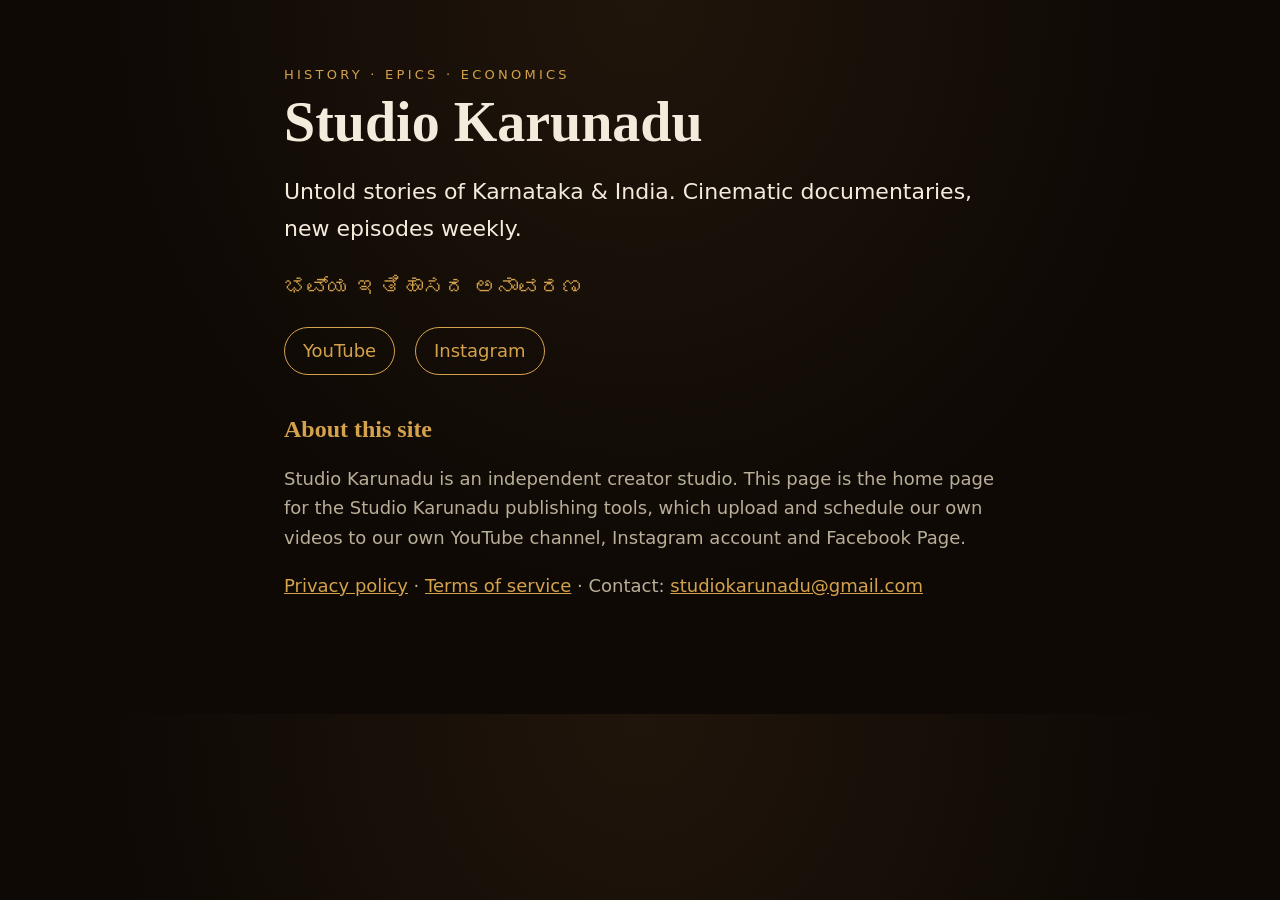
<file: index.html>
<!doctype html>
<html lang="en">
<head>
<meta charset="utf-8">
<meta name="viewport" content="width=device-width, initial-scale=1">
<title>Studio Karunadu</title>
<meta name="description" content="Studio Karunadu: untold stories of Karnataka and India - history, epics, ancient mysteries and the money behind empires.">
<link rel="stylesheet" href="style.css">
</head>
<body>
<main>
  <p class="kicker">History · Epics · Economics</p>
  <h1>Studio Karunadu</h1>
  <p class="lead">Untold stories of Karnataka &amp; India. Cinematic documentaries, new episodes weekly.</p>
  <p class="kn">ಭವ್ಯ ಇತಿಹಾಸದ ಅನಾವರಣ</p>
  <p class="links">
    <a href="https://www.youtube.com/@StudioKarunadu">YouTube</a>
    <a href="https://www.instagram.com/studiokarunadu/">Instagram</a>
  </p>
  <h2>About this site</h2>
  <p>Studio Karunadu is an independent creator studio. This page is the home page for the Studio Karunadu publishing tools, which upload and schedule our own videos to our own YouTube channel, Instagram account and Facebook Page.</p>
  <p><a href="privacy.html">Privacy policy</a> · <a href="terms.html">Terms of service</a> · Contact: <a href="mailto:studiokarunadu@gmail.com">studiokarunadu@gmail.com</a></p>
</main>
</body>
</html>
</file>
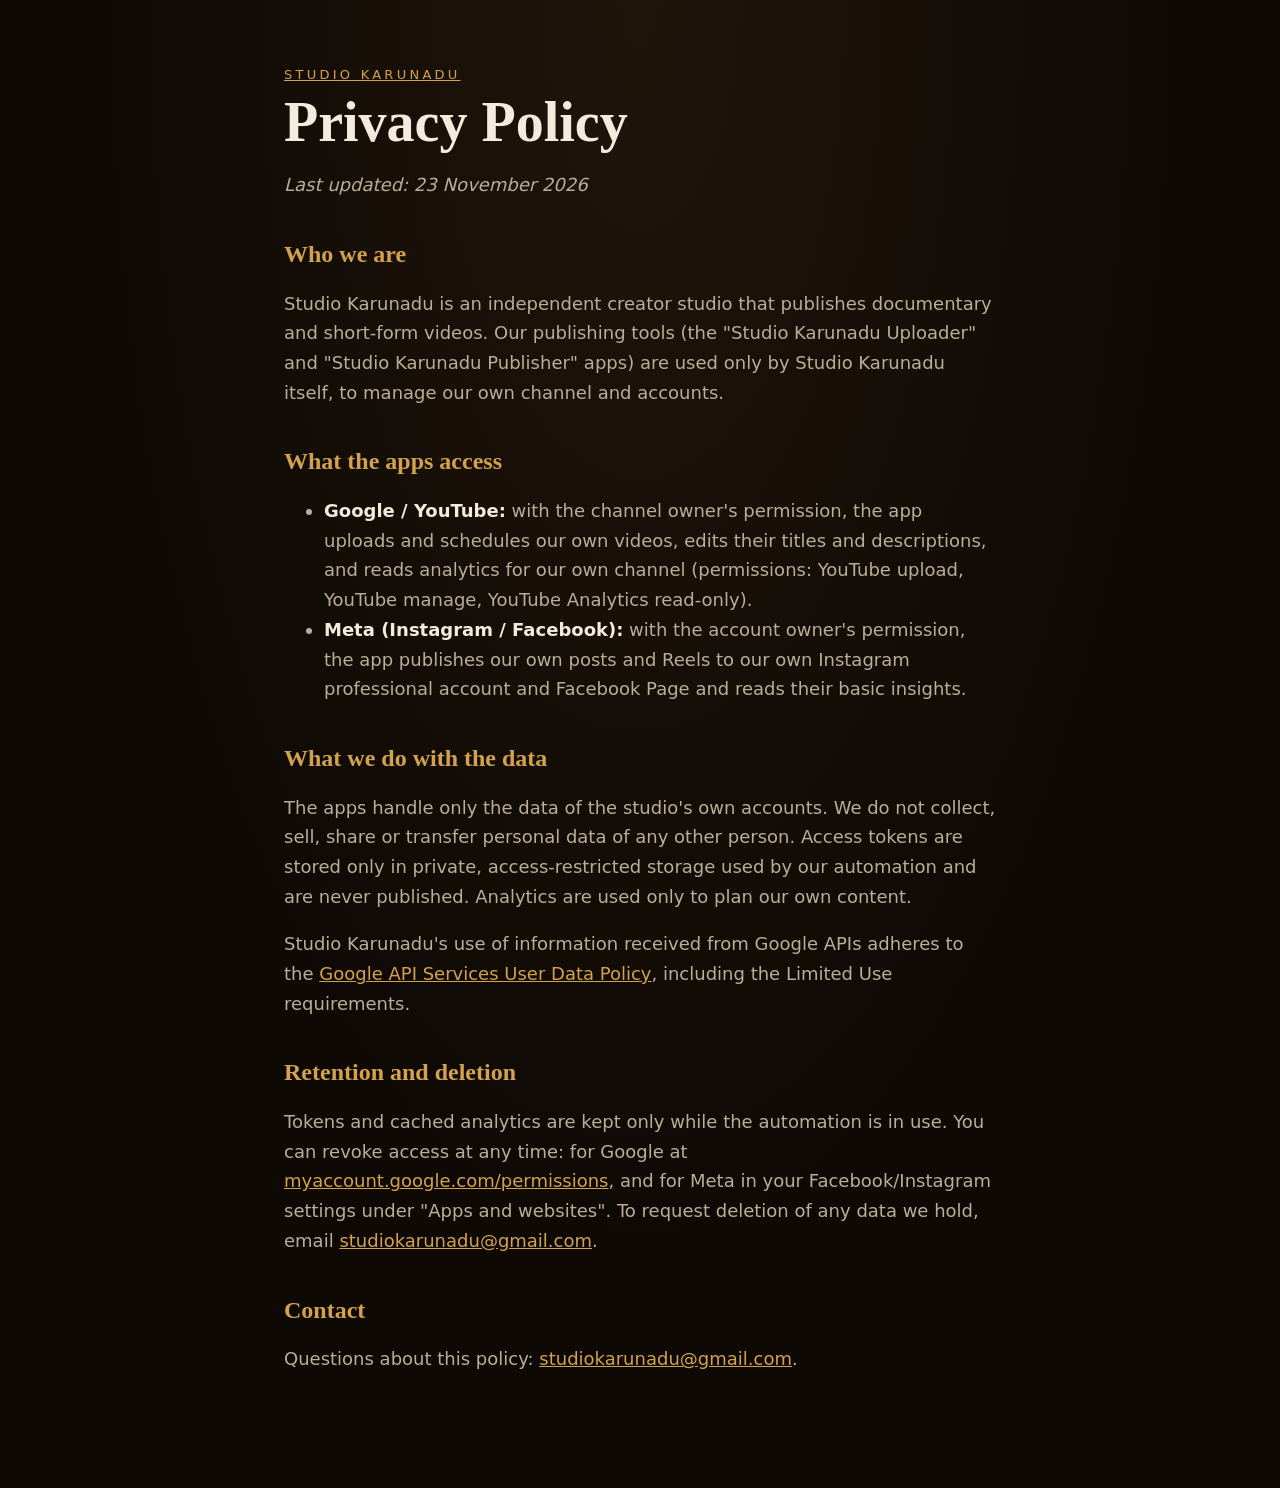
<file: privacy.html>
<!doctype html>
<html lang="en">
<head>
<meta charset="utf-8">
<meta name="viewport" content="width=device-width, initial-scale=1">
<title>Privacy Policy - Studio Karunadu</title>
<link rel="stylesheet" href="style.css">
</head>
<body>
<main>
  <p class="kicker"><a href="index.html">Studio Karunadu</a></p>
  <h1>Privacy Policy</h1>
  <p><em>Last updated: 23 November 2026</em></p>

  <h2>Who we are</h2>
  <p>Studio Karunadu is an independent creator studio that publishes documentary and short-form videos. Our publishing tools (the "Studio Karunadu Uploader" and "Studio Karunadu Publisher" apps) are used only by Studio Karunadu itself, to manage our own channel and accounts.</p>

  <h2>What the apps access</h2>
  <ul>
    <li><strong>Google / YouTube:</strong> with the channel owner's permission, the app uploads and schedules our own videos, edits their titles and descriptions, and reads analytics for our own channel (permissions: YouTube upload, YouTube manage, YouTube Analytics read-only).</li>
    <li><strong>Meta (Instagram / Facebook):</strong> with the account owner's permission, the app publishes our own posts and Reels to our own Instagram professional account and Facebook Page and reads their basic insights.</li>
  </ul>

  <h2>What we do with the data</h2>
  <p>The apps handle only the data of the studio's own accounts. We do not collect, sell, share or transfer personal data of any other person. Access tokens are stored only in private, access-restricted storage used by our automation and are never published. Analytics are used only to plan our own content.</p>
  <p>Studio Karunadu's use of information received from Google APIs adheres to the <a href="https://developers.google.com/terms/api-services-user-data-policy">Google API Services User Data Policy</a>, including the Limited Use requirements.</p>

  <h2>Retention and deletion</h2>
  <p>Tokens and cached analytics are kept only while the automation is in use. You can revoke access at any time: for Google at <a href="https://myaccount.google.com/permissions">myaccount.google.com/permissions</a>, and for Meta in your Facebook/Instagram settings under "Apps and websites". To request deletion of any data we hold, email <a href="mailto:studiokarunadu@gmail.com">studiokarunadu@gmail.com</a>.</p>

  <h2>Contact</h2>
  <p>Questions about this policy: <a href="mailto:studiokarunadu@gmail.com">studiokarunadu@gmail.com</a>.</p>
</main>
</body>
</html>
</file>
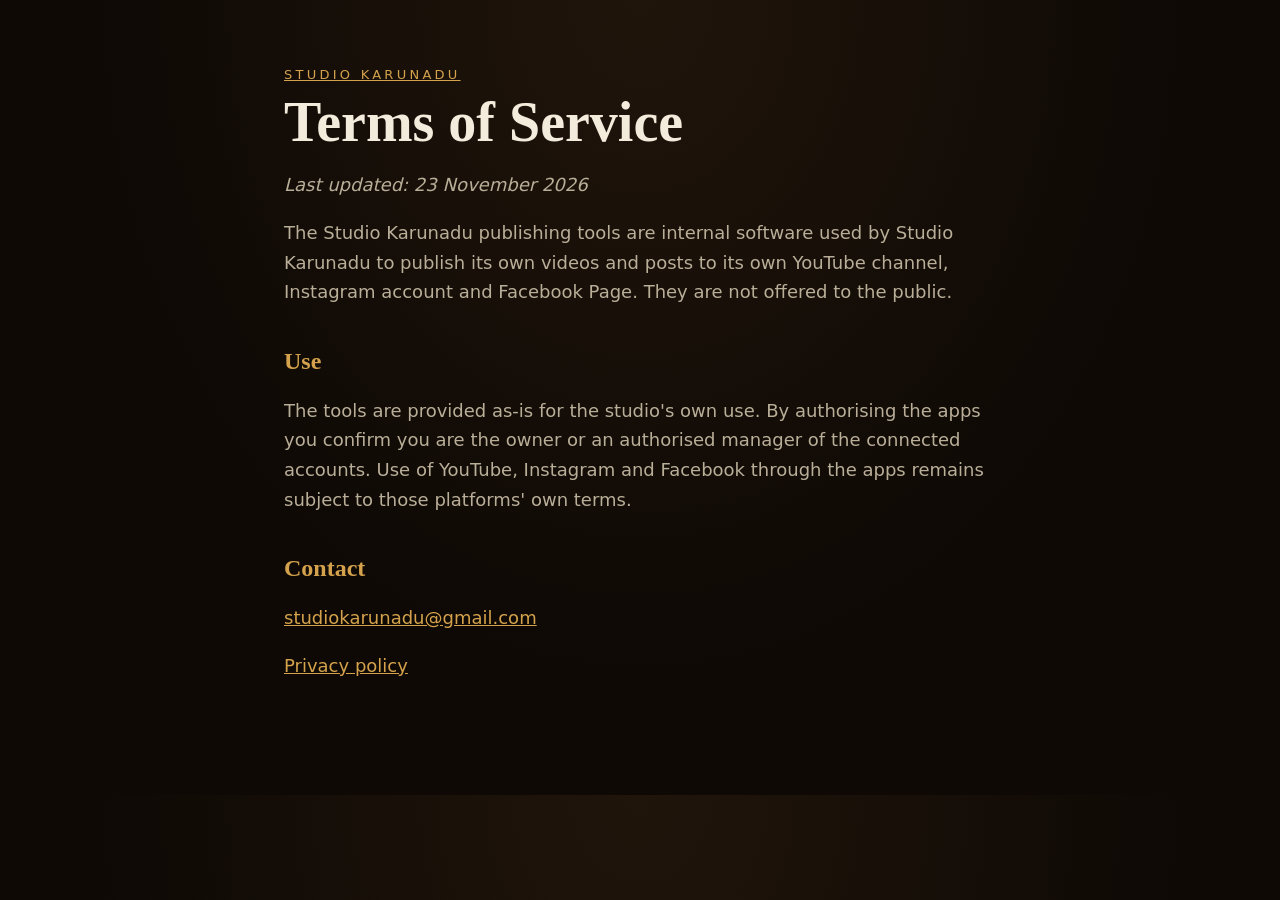
<file: terms.html>
<!doctype html>
<html lang="en">
<head>
<meta charset="utf-8">
<meta name="viewport" content="width=device-width, initial-scale=1">
<title>Terms of Service - Studio Karunadu</title>
<link rel="stylesheet" href="style.css">
</head>
<body>
<main>
  <p class="kicker"><a href="index.html">Studio Karunadu</a></p>
  <h1>Terms of Service</h1>
  <p><em>Last updated: 23 November 2026</em></p>
  <p>The Studio Karunadu publishing tools are internal software used by Studio Karunadu to publish its own videos and posts to its own YouTube channel, Instagram account and Facebook Page. They are not offered to the public.</p>
  <h2>Use</h2>
  <p>The tools are provided as-is for the studio's own use. By authorising the apps you confirm you are the owner or an authorised manager of the connected accounts. Use of YouTube, Instagram and Facebook through the apps remains subject to those platforms' own terms.</p>
  <h2>Contact</h2>
  <p><a href="mailto:studiokarunadu@gmail.com">studiokarunadu@gmail.com</a></p>
  <p><a href="privacy.html">Privacy policy</a></p>
</main>
</body>
</html>
</file>
<file: style.css>
:root { --bg:#0E0905; --text:#F3EBDB; --muted:#B9AE98; --gold:#D4A24C; }
* { box-sizing: border-box; }
body { margin:0; background:radial-gradient(ellipse at 50% 0%, #20150b 0%, var(--bg) 60%); color:var(--text); font:18px/1.65 system-ui, -apple-system, "Segoe UI", Roboto, "Noto Sans Kannada", sans-serif; }
main { max-width: 760px; margin: 0 auto; padding: 64px 24px 96px; }
h1 { font: 700 56px/1.05 Georgia, "Times New Roman", serif; margin: 8px 0 16px; }
h2 { font: 700 24px/1.2 Georgia, serif; color: var(--gold); margin-top: 40px; }
.kicker { text-transform: uppercase; letter-spacing: .25em; font-size: 13px; color: var(--gold); margin: 0; }
.lead { font-size: 22px; color: var(--text); }
.kn { color: var(--gold); font-size: 22px; }
a { color: var(--gold); }
.links a { display:inline-block; margin-right:14px; padding:8px 18px; border:1px solid var(--gold); border-radius:999px; text-decoration:none; }
p, li { color: var(--muted); }
strong { color: var(--text); }
</file>
